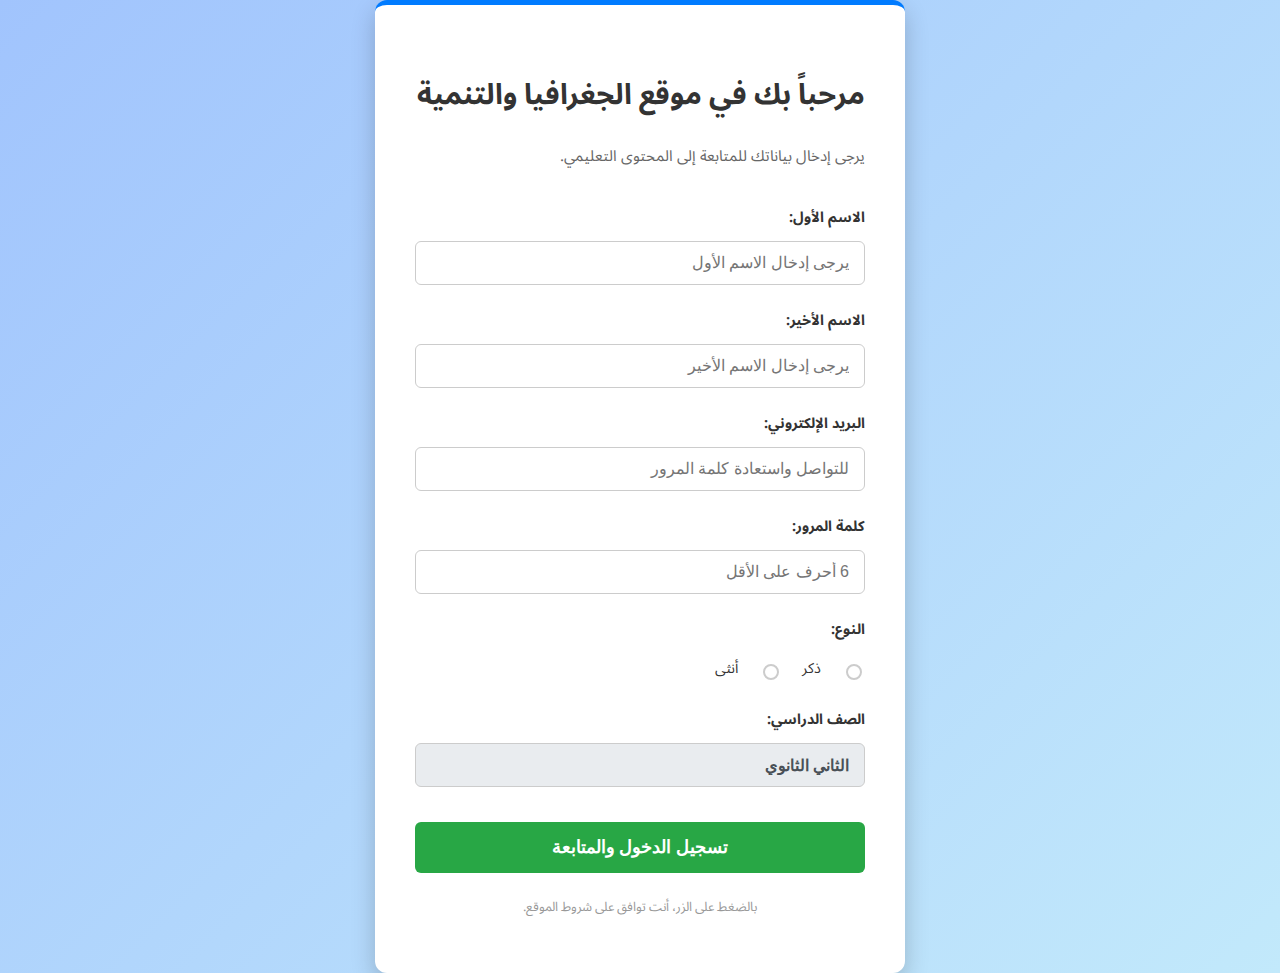
<file: index.html>
<!DOCTYPE html>
<html lang="ar" dir="rtl">
<head>
    <meta charset="UTF-8">
    <meta name="viewport" content="width=device-width, initial-scale=1.0">
    <title>تسجيل دخول طالب - الجغرافيا والتنمية</title>
    
    <link href="https://fonts.googleapis.com/css2?family=Noto+Sans+Arabic:wght@400;700&display=swap" rel="stylesheet">
    
    <style>
        body {
            font-family: 'Noto Sans Arabic', sans-serif;
            margin: 0;
            padding: 0;
            display: flex;
            justify-content: center;
            align-items: center;
            min-height: 100vh;
            background-color: #f0f4f8;
            background-image: linear-gradient(135deg, #a1c4fd 0%, #c2e9fb 100%); 
            direction: rtl; 
        }
        .login-container {
            background-color: #ffffff;
            padding: 40px;
            border-radius: 12px;
            box-shadow: 0 10px 25px rgba(0, 0, 0, 0.2); 
            width: 100%;
            max-width: 450px;
            text-align: right;
            border-top: 5px solid #007bff;
            transform: translateY(0);
            animation: fadeIn 0.8s ease-out; 
        }
        @keyframes fadeIn {
            from {
                opacity: 0;
                transform: translateY(20px);
            }
            to {
                opacity: 1;
                transform: translateY(0);
            }
        }
        .header h1 {
            color: #333;
            font-size: 1.8rem;
            margin-bottom: 10px;
        }

        .header p {
            color: #666;
            margin-bottom: 30px;
            font-size: 0.95rem;
        }
        .input-group {
            margin-bottom: 20px;
        }
        .input-group label {
            display: block;
            margin-bottom: 8px;
            color: #333;
            font-weight: 700;
            font-size: 0.9rem;
        }
        .login-form input[type="text"],
        .login-form input[type="email"],
        .login-form input[type="password"] {
            width: 100%;
            padding: 12px 15px;
            border: 1px solid #ccc;
            border-radius: 6px;
            box-sizing: border-box;
            font-size: 1rem;
            transition: border-color 0.3s;
        }
        .login-form input:focus {
            border-color: #007bff;
            outline: none;
            box-shadow: 0 0 5px rgba(0, 123, 255, 0.3);
        }
        .readonly-input {
            background-color: #e9ecef;
            color: #495057;
            cursor: not-allowed;
            font-weight: 700;
        }
        .gender-group > div {
            display: flex;
            gap: 20px;
            align-items: center;
        }

        .gender-group label[for="male"],
        .gender-group label[for="female"] {
            font-weight: 400;
            margin-bottom: 0;
            cursor: pointer;
        }
        .gender-group input[type="radio"] {
            appearance: none;
            width: 16px;
            height: 16px;
            border: 2px solid #ccc;
            border-radius: 50%;
            transition: border-color 0.2s, background-color 0.2s;
            position: relative;
            top: 2px;
            cursor: pointer;
        }
        .gender-group input[type="radio"]:checked {
            border-color: #007bff;
            background-color: #007bff;
        }
        
        .submit-btn {
            width: 100%;
            padding: 15px;
            background-color: #28a745; 
            color: white;
            border: none;
            border-radius: 6px;
            font-size: 1.1rem;
            font-weight: 700;
            cursor: pointer;
            margin-top: 15px;
            transition: background-color 0.3s, transform 0.1s;
        }
        .submit-btn:hover {
            background-color: #218838;
        }
        .submit-btn:active {
            transform: scale(0.99);
        }

        .footer-note {
            text-align: center;
            font-size: 0.8rem;
            color: #999;
            margin-top: 20px;
        }
    </style>
    </head>
<body>
    <div class="login-container">
        <div class="header">
            <h1>مرحباً بك في موقع الجغرافيا والتنمية</h1>
            <p>يرجى إدخال بياناتك للمتابعة إلى المحتوى التعليمي.</p>
        </div>

        <form action="EduGeo.html" method="GET" class="login-form">

            <div class="input-group">
                <label for="first-name">الاسم الأول:</label>
                <input type="text" id="first-name" name="firstName" required placeholder="يرجى إدخال الاسم الأول">
            </div>

            <div class="input-group">
                <label for="last-name">الاسم الأخير:</label>
                <input type="text" id="last-name" name="lastName" required placeholder="يرجى إدخال الاسم الأخير">
            </div>

            <div class="input-group">
                <label for="email">البريد الإلكتروني:</label>
                <input type="email" id="email" name="email" required placeholder="للتواصل واستعادة كلمة المرور" title="يجب أن يكون بريداً إلكترونياً صحيحاً">
            </div>

            <div class="input-group">
                <label for="password">كلمة المرور:</label>
                <input type="password" id="password" name="password" required minlength="6" placeholder="6 أحرف على الأقل" title="يجب أن تكون كلمة المرور 6 أحرف على الأقل">
            </div>
            
            <div class="input-group gender-group">
                <label>النوع:</label>
                <div>
                    <input type="radio" id="male" name="gender" value="ذكر" required>
                    <label for="male">ذكر</label>
                    <input type="radio" id="female" name="gender" value="أنثى" required>
                    <label for="female">أنثى</label>
                </div>
            </div>

            <div class="input-group">
                <label for="grade">الصف الدراسي:</label>
                <input type="text" id="grade" name="grade" value="الثاني الثانوي" readonly class="readonly-input">
            </div>

            <button type="submit" class="submit-btn">تسجيل الدخول والمتابعة</button>

            <p class="footer-note">بالضغط على الزر، أنت توافق على شروط الموقع.</p>
        </form>
    </div>
</body>
</html>
</file>
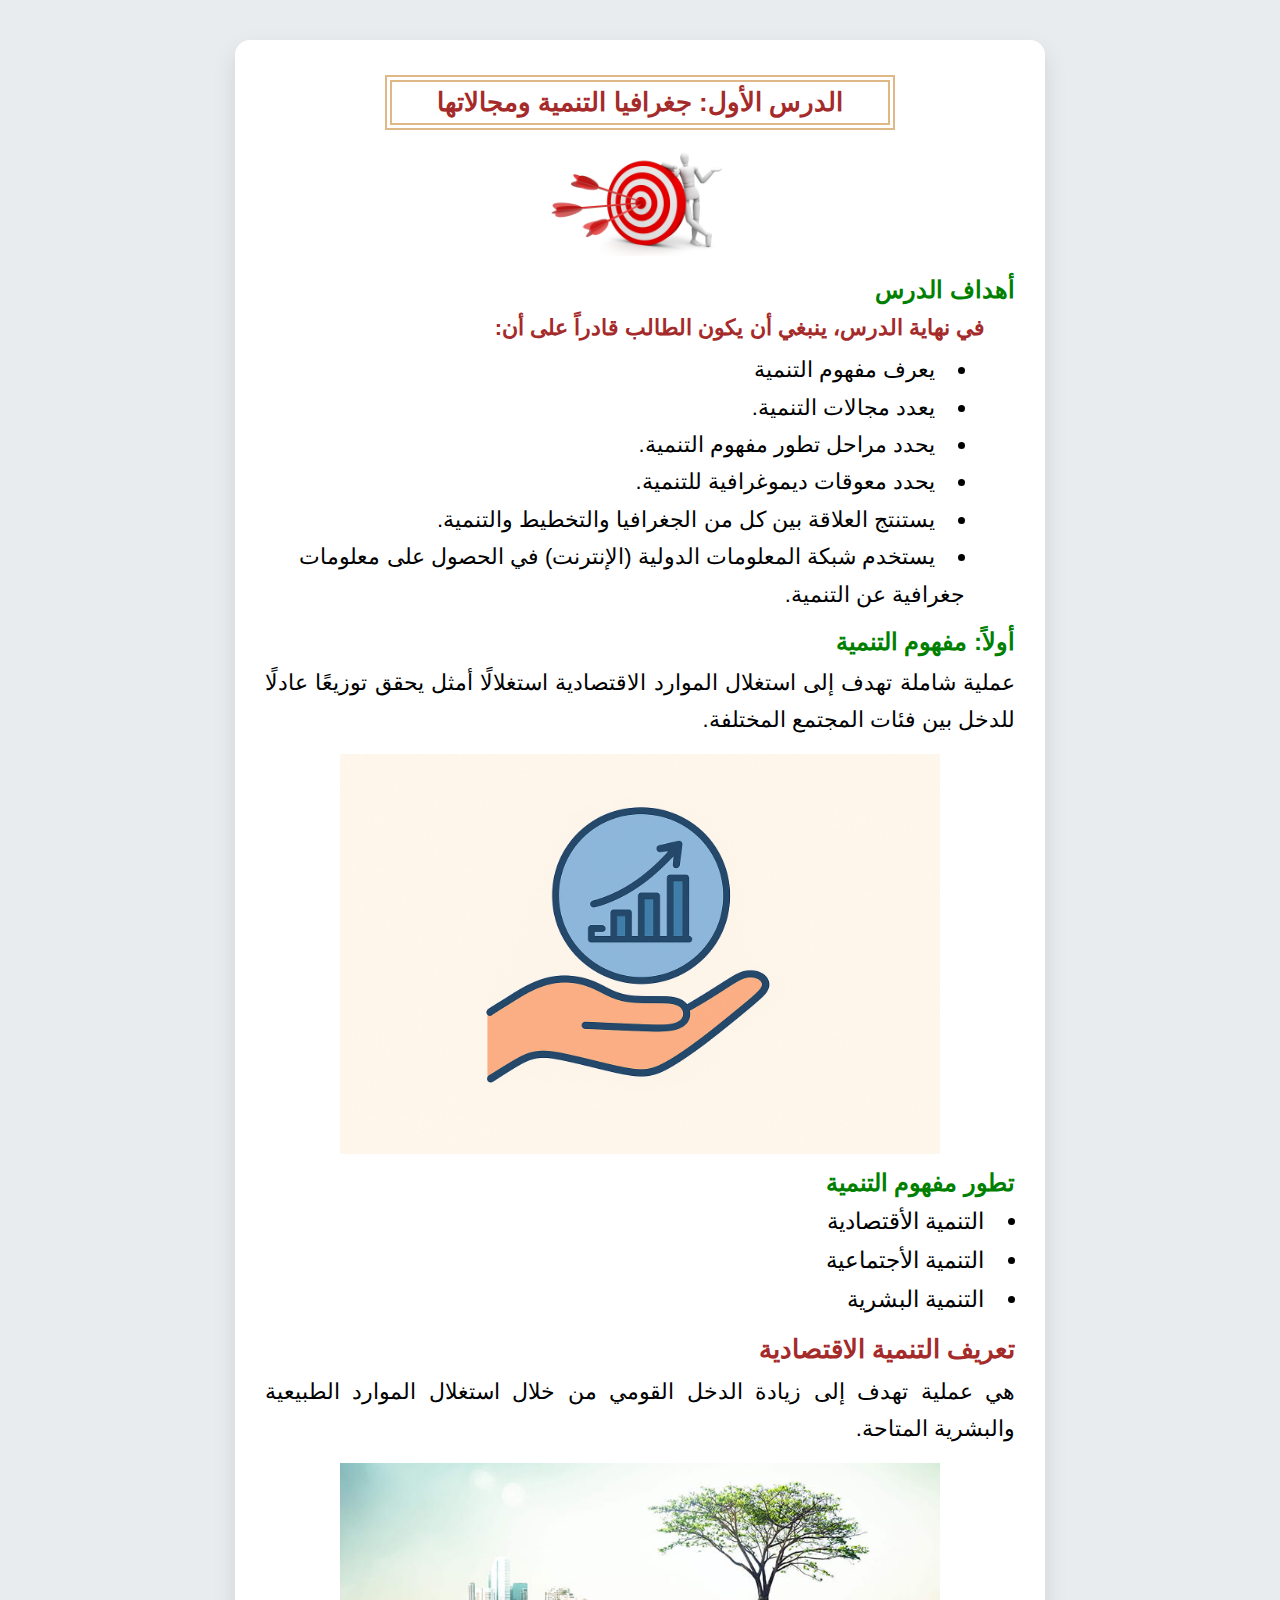
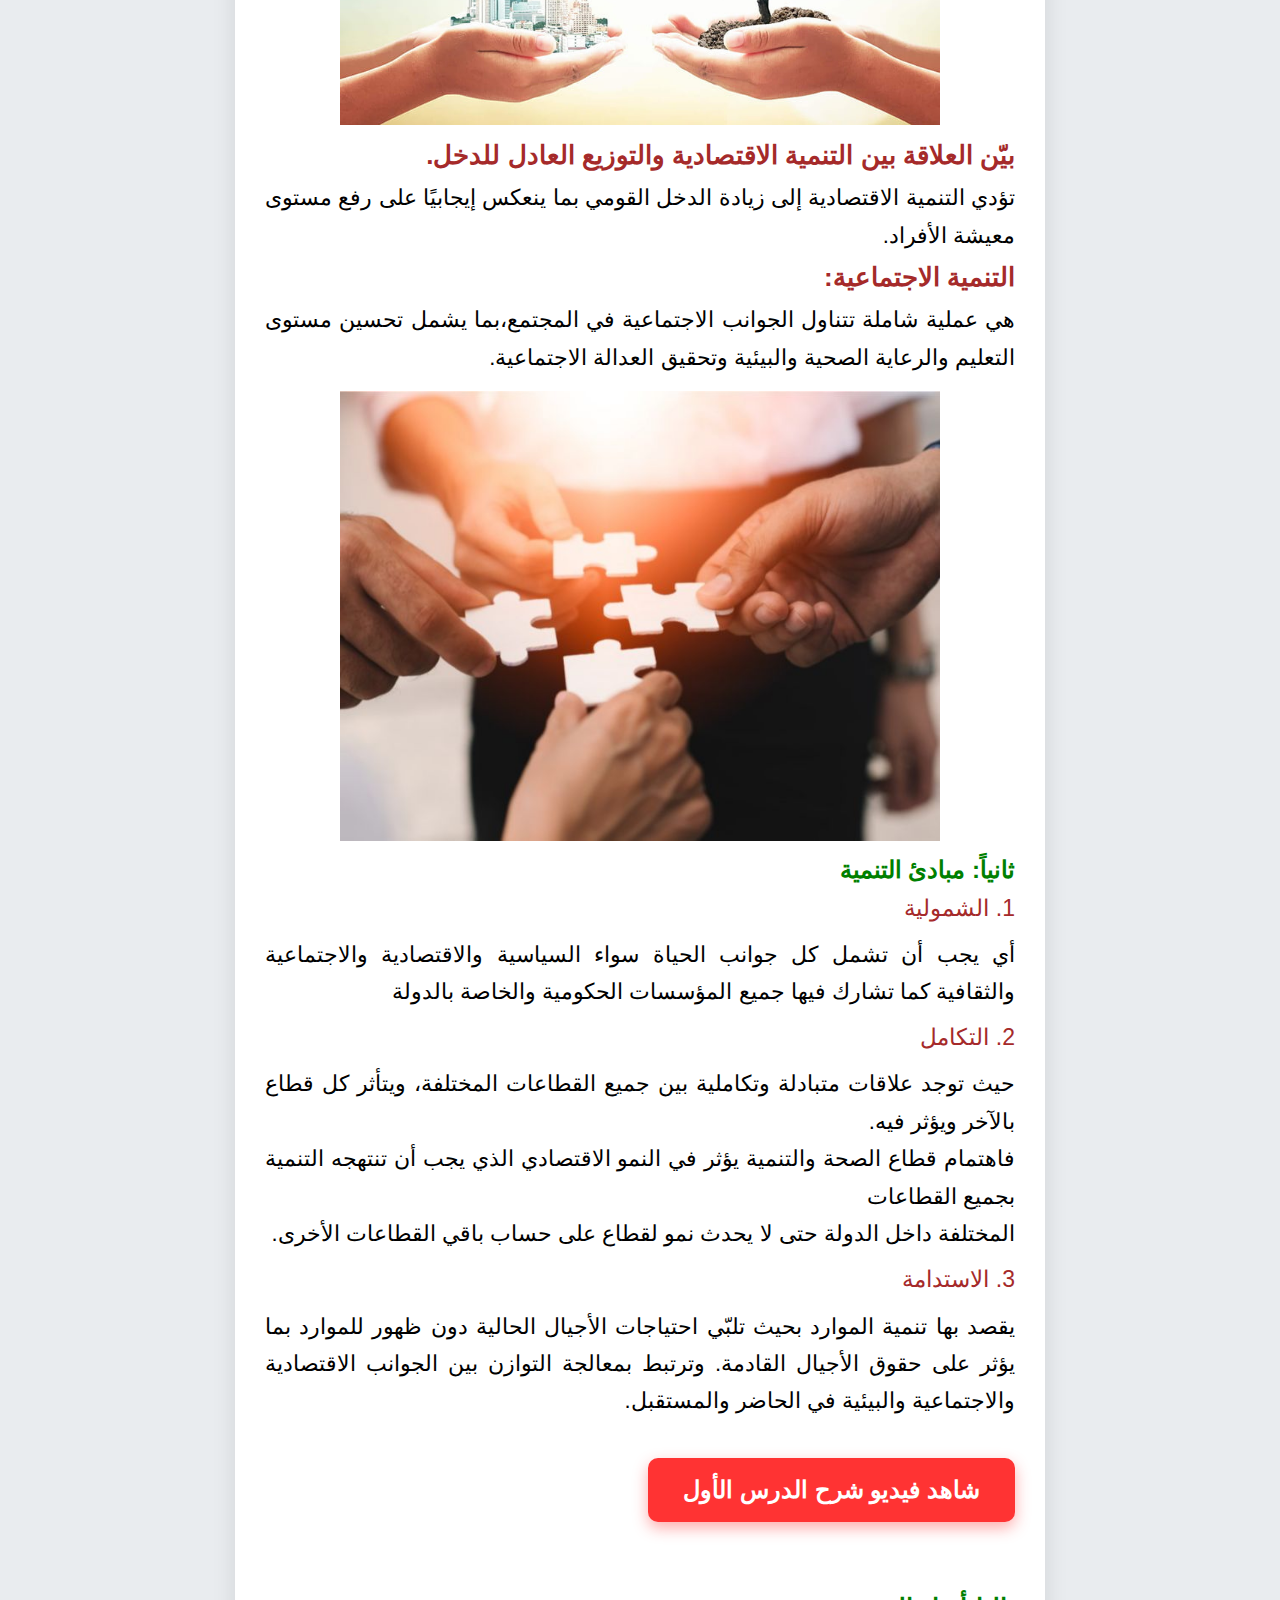
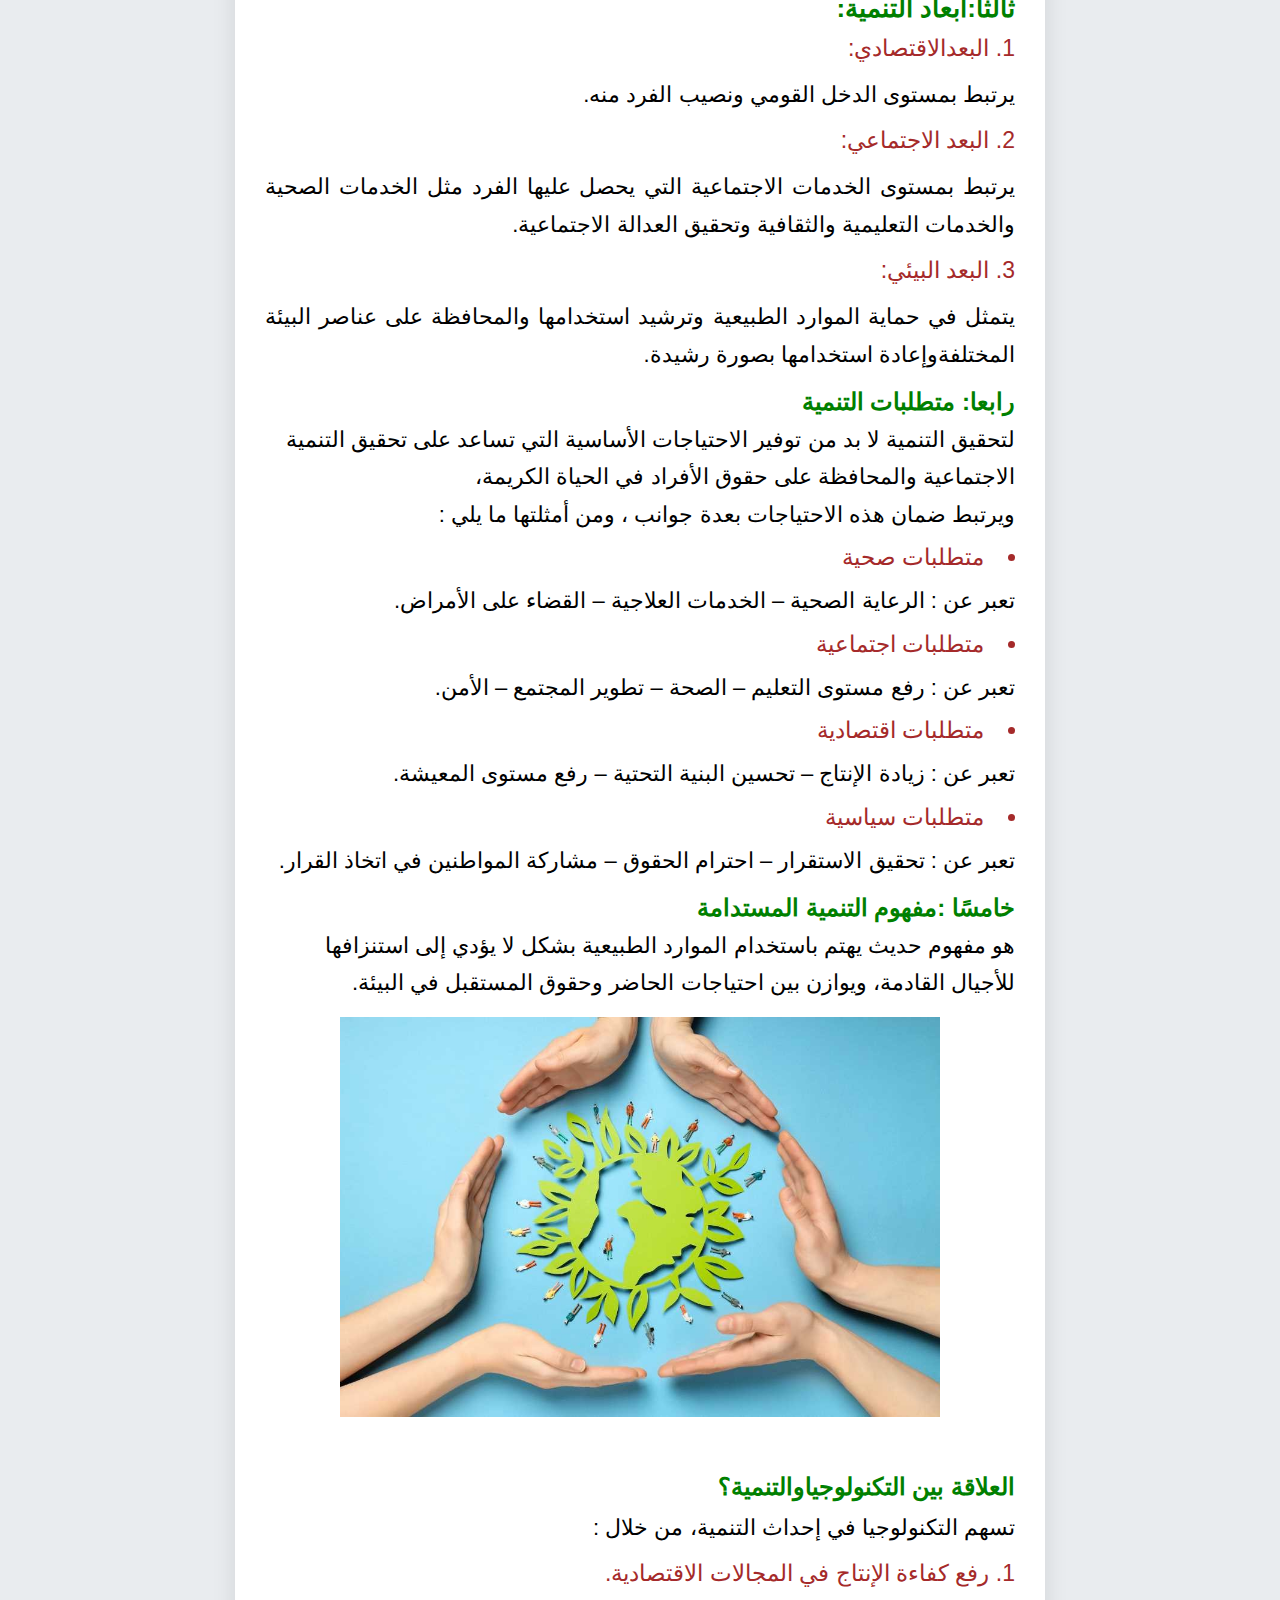
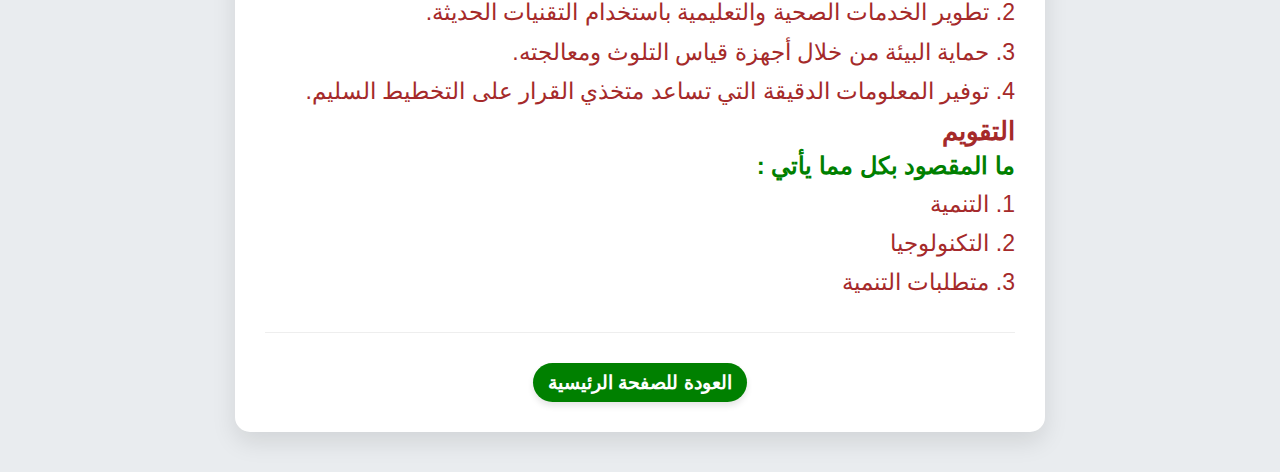
<file: lesson1.html>
<html>
    <head>
        <meta charset="UTF-8">
        <link rel="icon" type="image/png" href="logo.png">
        <style>
            body {
                font-family: 'Segoe UI', Tahoma, Geneva, Verdana, sans-serif; 
                background-color: #e9ecef; 
                margin: 0;
                padding: 0;
                min-height: 100vh;
                direction: rtl;
            }
            .lesson-container-unified {
                max-width: 750px; 
                width: 90%; 
                margin: 40px auto; 
                background-color: #ffffff;
                border-radius: 15px;
                box-shadow: 0 10px 25px rgba(0, 0, 0, 0.1);
                padding: 30px; 
                text-align: right;
            }
            h2, h3 {
                font-weight: 700;
                margin: 5px 0; 
                padding-right: 0;
                text-align: right;
            }
            h2{
                font-size: 26px; 
                color: brown;
            }
            h3{
                font-size: 24px; 
                color: green;
            }
            p{
                font-size: 22px; 
                font-weight: normal; 
                color: black;
                margin: 8px 0; 
                line-height: 1.7; 
                padding-right: 0;
                text-align: justify;
            }
            .lesson1{ 
                border-style: double;
                border-color: burlywood;
                border-width: 7px;
                width: auto; 
                padding: 5px;
                margin-right: 120px;
                margin-left: 120px;
                text-align: center;
            }
            .list1{
                font-size: 22px;
                margin-right: 50px;
            }
            img{
                max-width: 80%; 
                height: auto;
                display: block;
                margin: 15px auto; 
            }
            ul, ol{
                list-style-position: inside;
                direction: rtl;
                font-size: 23px; 
                font-weight: normal; 
                padding-right: 0;
                margin: 5px 0 15px 0; 
                line-height: 1.7; 
            }
            ul { color: black; }
            ol { color: brown; }
            .p, .ol, .para {
                margin: 5px 0; 
                padding-right: 0;
                line-height: 1.7; 
                text-align: right;
            }
            .para {
                color: brown; 
                font-weight: bold; 
                 text-align: right;
                 margin: 0 30px;
            }

            .list{ 
                line-height: 1.7; 
                text-align: right; 
                margin-right: 0;
                margin-left: auto;
            }
  .video-link-button {
    display: inline-block;
    padding: 18px 35px; 
    margin: 30px 0;
    
    background-color: #ff3333; 
    color: #ffffff; 
    
    text-decoration: none;
    border-radius: 10px; 
    
    font-size: 1.5rem; 
    font-weight: 900; 
    letter-spacing: 1px; 
    box-shadow: 0 6px 15px rgba(255, 51, 51, 0.4);
    
    transition: background-color 0.3s, transform 0.2s;
    text-align: center; 
}
.video-link-button:hover {
    background-color: #cc0000;
    transform: translateY(-2px);
}
            .back-button{
                padding: 8px 15px;
                background-color: green; 
                color: white;
                text-decoration: none; 
                border-radius: 25px;
                font-size: 1.2em;
                font-weight: bold;
                text-align: center; 
                transition: background-color 0.3s ease, transform 0.2s ease;
                box-shadow: 0 4px 6px rgba(0, 0, 0, 0.1);
                display: inline-block; 
            }
            .back-button:hover {
                background-color: #5a6268;
                transform: translateY(-2px); 
            }
            .footer-buttons{
                text-align: center;
                padding-top: 30px; 
                border-top: 1px solid #eee; 
                margin-top: 30px; 
            }
            .image-centered { text-align: center; margin-bottom: 20px; }
            .h2 { color: green; }
            .list2 { color: brown; }
            .objectives-text-container, .list1 { list-style-position: inside; }
        </style>
    </head>
    <body dir="rtl">
        
        <div class="lesson-container-unified"> 
            
            <div class="header-container">
            <h2 class="lesson1">الدرس الأول: جغرافيا التنمية ومجالاتها</h2>
            </div>
            
            <div class="image-centered">
            <img src="goals_image.jpg" alt="صورة هدف" style="width:200px; height:auto;">
            </div>
            
            <h3>أهداف الدرس</h3>
            <div class="objectives-text-container">
            <p class="para">في نهاية الدرس، ينبغي أن يكون الطالب قادراً على أن:</p>
                <ul class="list1">
                    <li> يعرف مفهوم التنمية</li>
                    <li>يعدد مجالات التنمية.</li>
                    <li>يحدد مراحل تطور مفهوم التنمية.</li>
                    <li>يحدد معوقات ديموغرافية للتنمية.</li>
                    <li>يستنتج العلاقة بين كل من الجغرافيا والتخطيط والتنمية.</li>
                    <li>يستخدم شبكة المعلومات الدولية (الإنترنت) في الحصول على معلومات جغرافية عن التنمية.</li>
                </ul>
            </div>
            
            <h3>أولاً: مفهوم التنمية </h3>
            <p>عملية شاملة تهدف إلى استغلال الموارد الاقتصادية استغلالًا أمثل يحقق توزيعًا عادلًا للدخل بين فئات المجتمع المختلفة.</p>
            <img src="development.png">
            
            <h3>تطور مفهوم التنمية</h3>
            <ul>
                <li>التنمية الأقتصادية</li>
                <li>التنمية الأجتماعية</li>
                <li>التنمية البشرية</li>
            </ul>
            
            <h2>تعريف التنمية الاقتصادية</h2>
            <p>هي عملية تهدف إلى زيادة الدخل القومي من خلال استغلال الموارد الطبيعية والبشرية المتاحة.</p>
            <img src="economic_dev.jpg">
            
            <h2>بيّن العلاقة بين التنمية الاقتصادية والتوزيع العادل للدخل.</h2>
            <p>تؤدي التنمية الاقتصادية إلى زيادة الدخل القومي بما ينعكس إيجابيًا على رفع مستوى معيشة الأفراد.</p>
            
            <h2>التنمية الاجتماعية:</h2>
            <p>هي عملية شاملة تتناول الجوانب الاجتماعية في المجتمع،بما يشمل تحسين مستوى التعليم والرعاية الصحية والبيئية وتحقيق العدالة الاجتماعية.</p>
            <img src="social_dev.jpg"> 
            
            <h3>ثانياً: مبادئ التنمية</h3>
            <ol class="ol">
                <li>الشمولية</li>
                <p>أي يجب أن تشمل كل جوانب الحياة سواء السياسية والاقتصادية والاجتماعية والثقافية كما تشارك فيها جميع المؤسسات الحكومية والخاصة بالدولة</p>
                <li>التكامل</li>
                <p>حيث توجد علاقات متبادلة وتكاملية بين جميع القطاعات المختلفة، ويتأثر كل قطاع بالآخر ويؤثر فيه.<br>
فاهتمام قطاع الصحة والتنمية يؤثر في النمو الاقتصادي الذي يجب أن تنتهجه التنمية بجميع القطاعات <br>المختلفة داخل الدولة حتى لا يحدث نمو لقطاع على حساب باقي القطاعات الأخرى.</p>
                <li>الاستدامة</li>
                <p>يقصد بها تنمية الموارد بحيث تلبّي احتياجات الأجيال الحالية دون ظهور للموارد بما يؤثر على حقوق الأجيال القادمة.
وترتبط بمعالجة التوازن بين الجوانب الاقتصادية والاجتماعية والبيئية في الحاضر والمستقبل.</p>
            </ol>
    <a 
        href="https://youtu.be/kriejf_OYDU" 
        target="_blank" 
        class="video-link-button">
        شاهد فيديو شرح الدرس الأول
    </a>
            
            <br><br><br>
            
            <h2 class="h2">ثالثا:أبعاد التنمية:</h2>
            <ol>
                <li>البعدالاقتصادي:</li>
                <p>يرتبط بمستوى الدخل القومي ونصيب الفرد منه.</p>
                <li>البعد الاجتماعي:</li>
                <p>يرتبط بمستوى الخدمات الاجتماعية التي يحصل عليها الفرد مثل الخدمات الصحية والخدمات التعليمية والثقافية وتحقيق العدالة الاجتماعية.</p>
                <li>البعد البيئي:</li>
                <p>يتمثل في حماية الموارد الطبيعية وترشيد استخدامها والمحافظة على عناصر البيئة المختلفةوإعادة استخدامها بصورة رشيدة.</p>
            </ol> 
            
            <h3>رابعا: متطلبات التنمية</h3>
            <P class="p">لتحقيق التنمية لا بد من توفير الاحتياجات الأساسية التي تساعد على تحقيق التنمية الاجتماعية والمحافظة على حقوق الأفراد في الحياة الكريمة، <br>ويرتبط ضمان هذه الاحتياجات بعدة جوانب ، ومن أمثلتها ما يلي :</P>
            <ul class="list2">
                <li>متطلبات صحية</li>
                <p class="p">تعبر عن : الرعاية الصحية – الخدمات العلاجية – القضاء على الأمراض.</p>
                <li>متطلبات اجتماعية</li>
                <p class="p">تعبر عن : رفع مستوى التعليم – الصحة – تطوير المجتمع – الأمن.</p>
                <li>متطلبات اقتصادية </li>
                <p class="p">تعبر عن : زيادة الإنتاج – تحسين البنية التحتية – رفع مستوى المعيشة.</p>
                <li>متطلبات سياسية</li>
                <p class="p">تعبر عن : تحقيق الاستقرار – احترام الحقوق – مشاركة المواطنين في اتخاذ القرار.</p>
            </ul>
            
            <h3>خامسًا :مفهوم التنمية المستدامة</h3>
            <p class="p">هو مفهوم حديث يهتم باستخدام الموارد الطبيعية بشكل لا يؤدي إلى استنزافها للأجيال القادمة، ويوازن بين احتياجات الحاضر وحقوق المستقبل في البيئة.</p>
            <a href="https://www.eeaa.gov.eg/Topics/86/35/Details">
            <img src="sustainable_dev.jpg" target="self">
            </a>
            <br><br>
            <h3>العلاقة بين التكنولوجياوالتنمية؟</h3>
            <p align="right">تسهم التكنولوجيا في إحداث التنمية، من خلال :</p>
            <ol class="ol">
                <li>رفع كفاءة الإنتاج في المجالات الاقتصادية.</li>
                <li>تطوير الخدمات الصحية والتعليمية باستخدام التقنيات الحديثة.</li>
                <li>حماية البيئة من خلال أجهزة قياس التلوث ومعالجته.</li>
                <li>توفير المعلومات الدقيقة التي تساعد متخذي القرار على التخطيط السليم.</li>
            </ol>
            <h2>التقويم</h2>
            <h3>ما المقصود بكل مما يأتي :</h3>
            <ol class="list">
                <li>التنمية</li>
                <li>التكنولوجيا</li>
                <li>متطلبات التنمية</li>
            </ol>
            <div class="footer-buttons">
                <a href="EduGeo.html" class="back-button">
                     العودة للصفحة الرئيسية
                </a>
            </div>
</file>
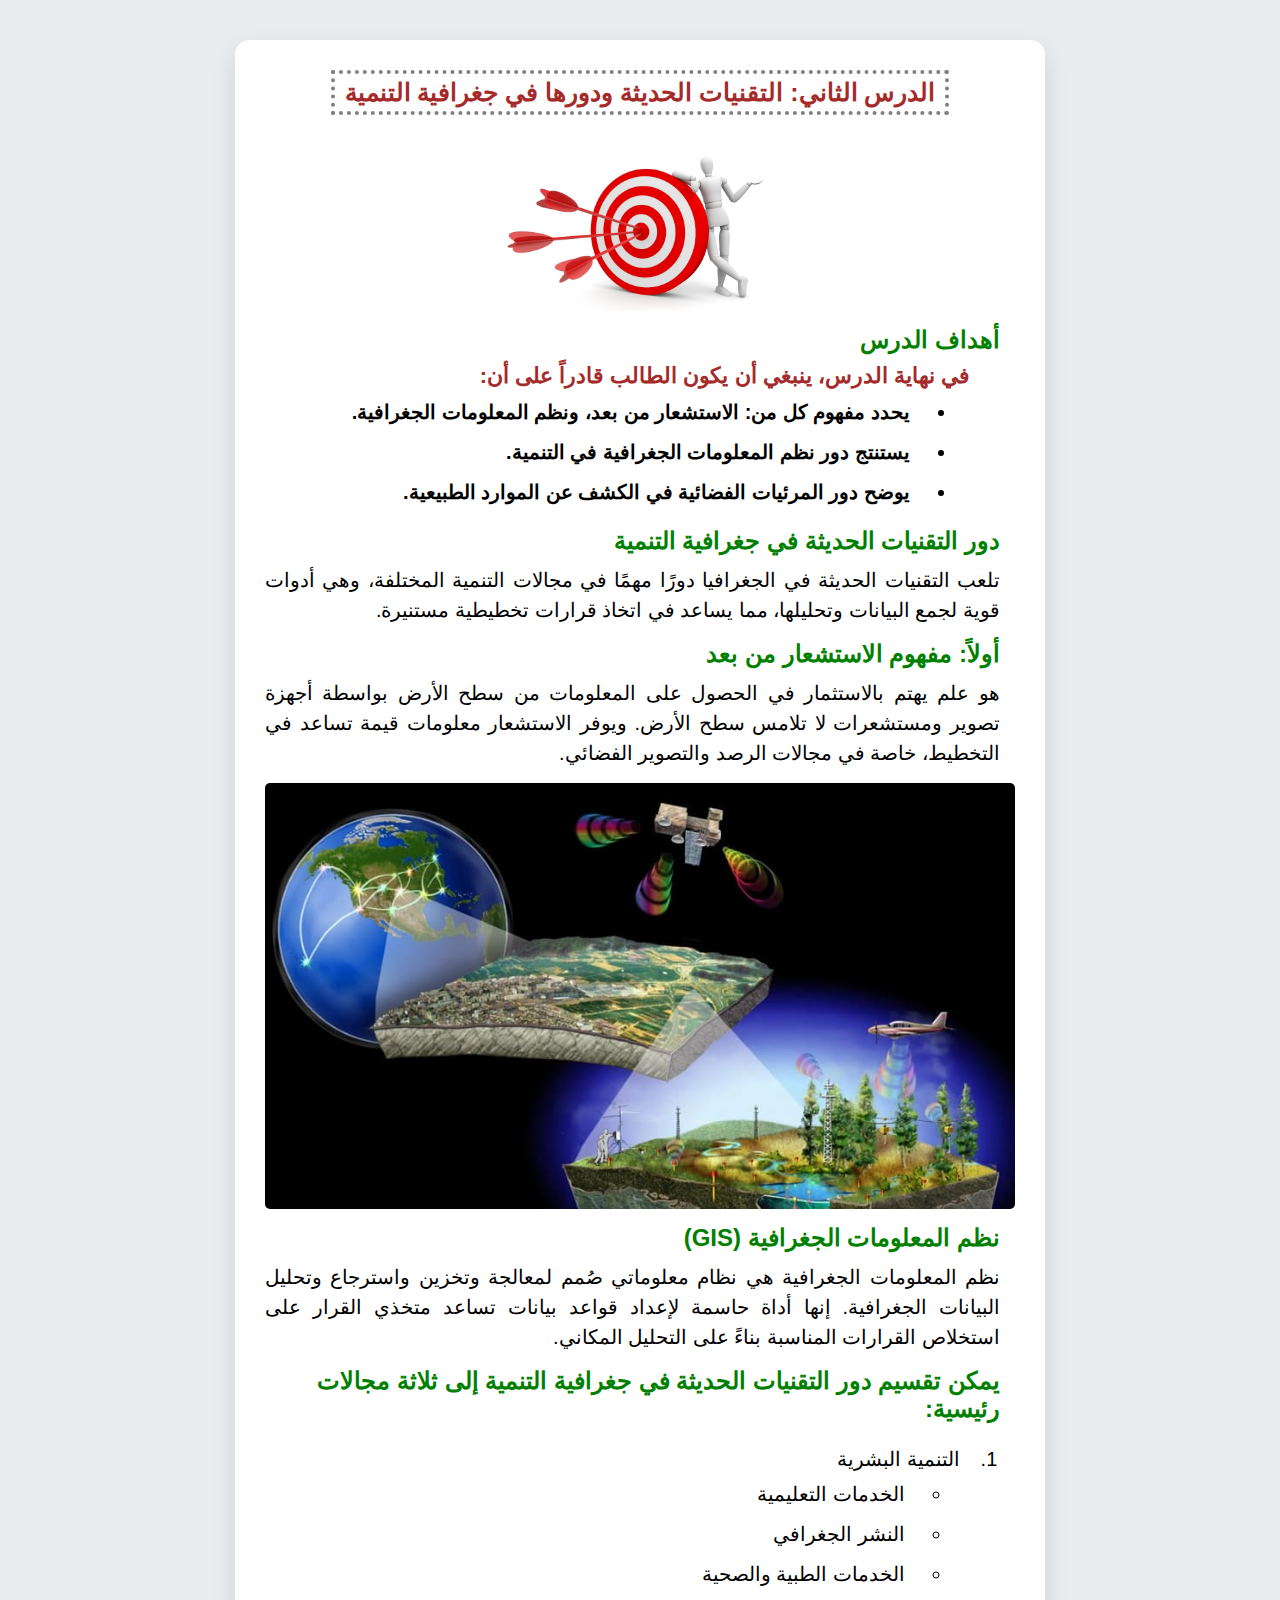
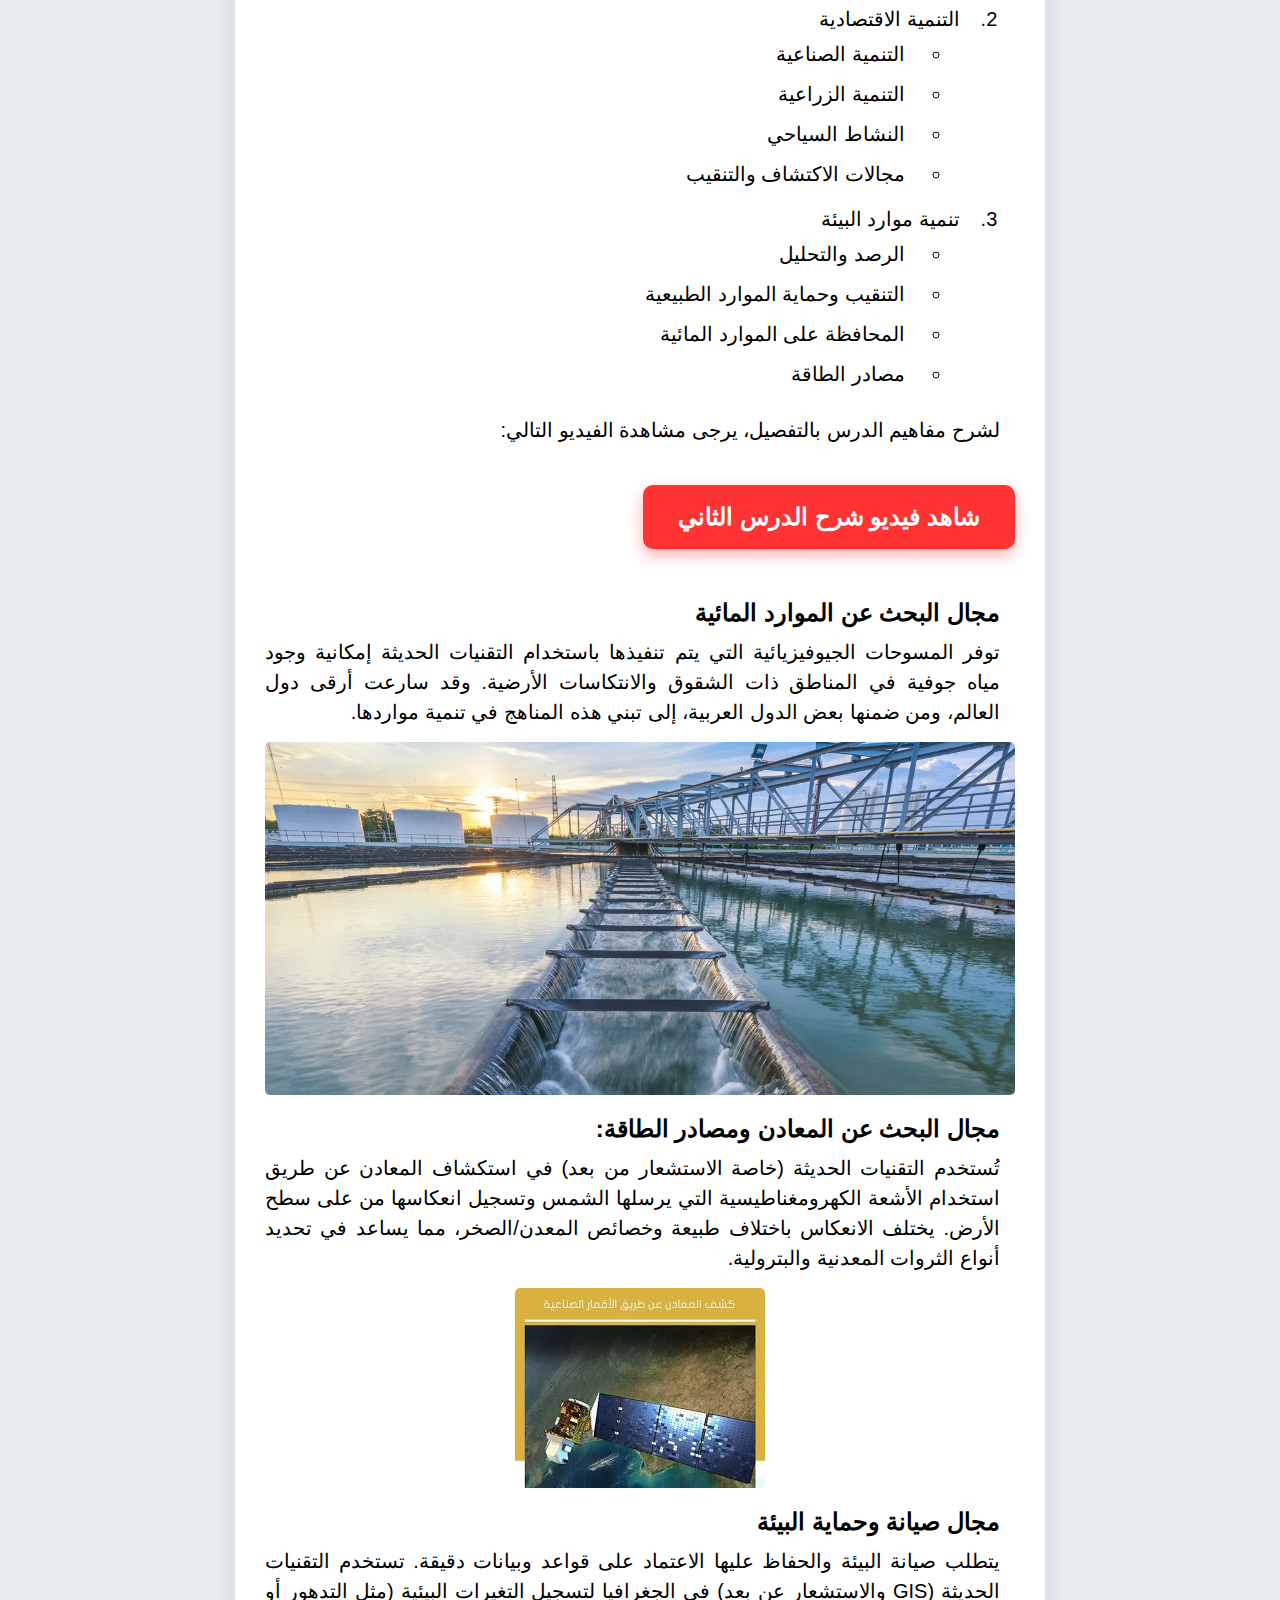
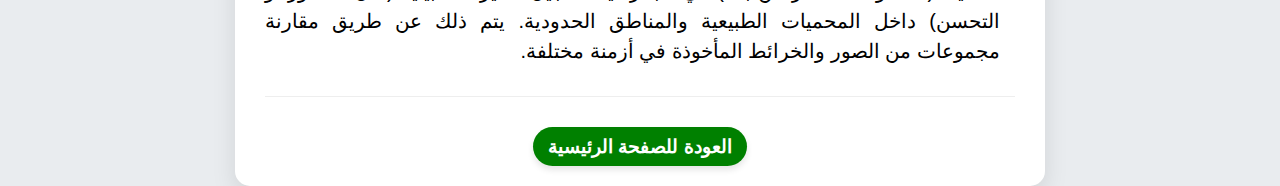
<file: lesson2.html>
<!DOCTYPE html>
<html>
<head>
    <meta charset="UTF-8">
    <title>الدرس الثاني: التقنيات الحديثة</title>
    <link rel="icon" type="image/png" href="logo.png">
    <style>
        body {
            font-family: 'Segoe UI', Tahoma, Geneva, Verdana, sans-serif;
            background-color: #e9ecef; 
            text-align: center; 
            margin: 0;
            padding: 0;
            direction: rtl;
        }
        .lesson2-container {
            max-width: 750px; 
            width: 90%; 
            margin: 40px auto; 
            background-color: #ffffff;
            border-radius: 15px; 
            box-shadow: 0 10px 25px rgba(0, 0, 0, 0.1); 
            padding: 30px; 
            text-align: right; 
            margin-bottom: 0; 
            padding-bottom: 20px; 
        }
        .footer-buttons{
            text-align: center;
            padding-top: 30px; 
            border-top: 1px solid #eee; 
            margin-top: 30px; 
        }
        
        .back-button{
             padding: 8px 15px;
             background-color: green; 
             color: white;
             text-decoration: none; 
             border-radius: 25px; 
             font-size: 1.2em;
             font-weight: bold;
             text-align: center; 
             transition: background-color 0.3s ease, transform 0.2s ease;
             box-shadow: 0 4px 6px rgba(0, 0, 0, 0.1);
             display: inline-block; 
        }
        .back-button:hover {
            background-color: #5a6268;
            transform: translateY(-2px); 
        }
        h2, h3 {
            font-weight: 700;
            margin-top: 20px; 
            margin-bottom: 5px;
            text-align: right; 
            padding-right: 15px; 
        }
        h3 {
            font-size: 24px;
            color: green;
            margin-top: 15px;
        }
        p {
            font-size: 20px; 
            font-weight: normal; 
            color: black;
            margin: 10px 0; 
            line-height: 1.5; 
            text-align: justify; 
            padding-right: 15px;
        }
        li {
            line-height: 1.5;
            color: black;
            font-size: 20px;
            padding: 5px 15px 5px 15px; 
        }
        .lesson2 {
            font-size: 25px; 
            font-weight: 700;
            color: brown;
            border-style: dotted;
            border-color: gray;
            border-width: 4px; 
            padding: 4px 10px; 
            width: fit-content;
            margin: 0 auto 30px auto; 
        }

        img, video {
            max-width: 100%;
            height: auto;
            display: block; 
            margin: 15px auto; 
            border-radius: 5px;
        }
        .image{
            width: 300px;
            height: auto;
            display: block; 
            margin: 0px auto;
            border-radius: 5px; 
        }
        .list1 {
            color: brown;
            font-weight: bold;
            margin: auto;
            margin-right: 50px;
        }
        .objectives-text-container {
            margin-bottom: 0;
            padding-bottom: 0;
        }
        .para {
            color: brown;
            font-size: 22px;
            font-weight: bold;
            text-align: right;
            margin: 0 30px;
        }
.video-link-button {
    display: inline-block;
    padding: 18px 35px; 
    margin: 30px 0;
    
    background-color: #ff3333; 
    color: #ffffff; 
    
    text-decoration: none;
    border-radius: 10px; 
    
    font-size: 1.5rem; 
    font-weight: 900; 
    letter-spacing: 1px; 
    box-shadow: 0 6px 15px rgba(255, 51, 51, 0.4);
    
    transition: background-color 0.3s, transform 0.2s;
    text-align: center; 
}
.video-link-button:hover {
    background-color: #cc0000;
    transform: translateY(-2px);
}
    </style>
</head>
<body dir="rtl">
    <div class="lesson2-container">
        <h2 class="lesson2">الدرس الثاني: التقنيات الحديثة ودورها في جغرافية التنمية</h2>
        <div class="image-centered">
            <img src="goals_image.jpg" class="image" alt="صورة هدف">
        </div>
        <h3>أهداف الدرس</h3>
        <div class="objectives-text-container">
            <p class="para">في نهاية الدرس، ينبغي أن يكون الطالب قادراً على أن:</p> 	
            <ul class="list1">
                <li> يحدد مفهوم كل من: الاستشعار من بعد، ونظم المعلومات الجغرافية.</li>
                <li>يستنتج دور نظم المعلومات الجغرافية في التنمية.</li>
                <li>يوضح دور المرئيات الفضائية في الكشف عن الموارد الطبيعية.</li>
            </ul>
        </div>
        <h3>دور التقنيات الحديثة في جغرافية التنمية</h3>
        <p>تلعب التقنيات الحديثة في الجغرافيا دورًا مهمًا في مجالات التنمية المختلفة، وهي أدوات قوية لجمع البيانات وتحليلها، مما يساعد في اتخاذ قرارات تخطيطية مستنيرة.</p>
        <h3>أولاً: مفهوم الاستشعار من بعد </h3>
        <p>هو علم يهتم بالاستثمار في الحصول على المعلومات من سطح الأرض بواسطة أجهزة تصوير ومستشعرات لا تلامس سطح الأرض. ويوفر الاستشعار معلومات قيمة تساعد في التخطيط، خاصة في مجالات الرصد والتصوير الفضائي.</p>
        <img src="remote_sensing.jpg">
        <h3>نظم المعلومات الجغرافية (GIS)</h3>
        <p>نظم المعلومات الجغرافية هي نظام معلوماتي صُمم لمعالجة وتخزين واسترجاع وتحليل البيانات الجغرافية. إنها أداة حاسمة لإعداد قواعد بيانات تساعد متخذي القرار على استخلاص القرارات المناسبة بناءً على التحليل المكاني.</p>
        <h3>يمكن تقسيم دور التقنيات الحديثة في جغرافية التنمية إلى ثلاثة مجالات رئيسية:</h3>
        <ol>
            <li>التنمية البشرية
                <ul>
                    <li>الخدمات التعليمية</li>
                    <li>النشر الجغرافي</li>
                    <li>الخدمات الطبية والصحية</li>
                </ul>
            </li>
            <li>التنمية الاقتصادية
                <ul>
                    <li>التنمية الصناعية</li>
                    <li>التنمية الزراعية</li>
                    <li>النشاط السياحي</li>
                    <li>مجالات الاكتشاف والتنقيب</li>
                </ul>
            </li>
            <li>تنمية موارد البيئة
                <ul>
                    <li>الرصد والتحليل</li>
                    <li>التنقيب وحماية الموارد الطبيعية</li>
                    <li>المحافظة على الموارد المائية</li>
                    <li>مصادر الطاقة</li>
                </ul>
            </li>
        </ol>
    <p>
    لشرح مفاهيم الدرس بالتفصيل، يرجى مشاهدة الفيديو التالي:
</p>
<a 
    href="https://youtu.be/kriejf_OYDU" 
    target="_blank" 
    class="video-link-button">
    شاهد فيديو شرح الدرس الثاني
</a>
        <br>
        <h2>مجال البحث عن الموارد المائية</h2>
        <p>توفر المسوحات الجيوفيزيائية التي يتم تنفيذها باستخدام التقنيات الحديثة إمكانية وجود مياه جوفية في المناطق ذات الشقوق والانتكاسات الأرضية. وقد سارعت أرقى دول العالم، ومن ضمنها بعض الدول العربية، إلى تبني هذه المناهج في تنمية مواردها.</p>
        <img src="الموارد المائية.jpg">
        <h2>مجال البحث عن المعادن ومصادر الطاقة:</h2>
        <p>تُستخدم التقنيات الحديثة (خاصة الاستشعار من بعد) في استكشاف المعادن عن طريق استخدام الأشعة الكهرومغناطيسية التي يرسلها الشمس وتسجيل انعكاسها من على سطح الأرض. يختلف الانعكاس باختلاف طبيعة وخصائص المعدن/الصخر، مما يساعد في تحديد أنواع الثروات المعدنية والبترولية.</p>
        <img src="البحث عن المعادن.jpg">
        <h2>مجال صيانة وحماية البيئة</h2>
        <p>يتطلب صيانة البيئة والحفاظ عليها الاعتماد على قواعد وبيانات دقيقة. تستخدم التقنيات الحديثة (GIS والاستشعار عن بعد) في الجغرافيا لتسجيل التغيرات البيئية (مثل التدهور أو التحسن) داخل المحميات الطبيعية والمناطق الحدودية. يتم ذلك عن طريق مقارنة مجموعات من الصور والخرائط المأخوذة في أزمنة مختلفة.</p>
        
        <div class="footer-buttons">
            <a href="EduGeo.html" class="back-button">
                العودة للصفحة الرئيسية
            </a>
        </div>
    </div>
</body>
</html>

</html>
</file>
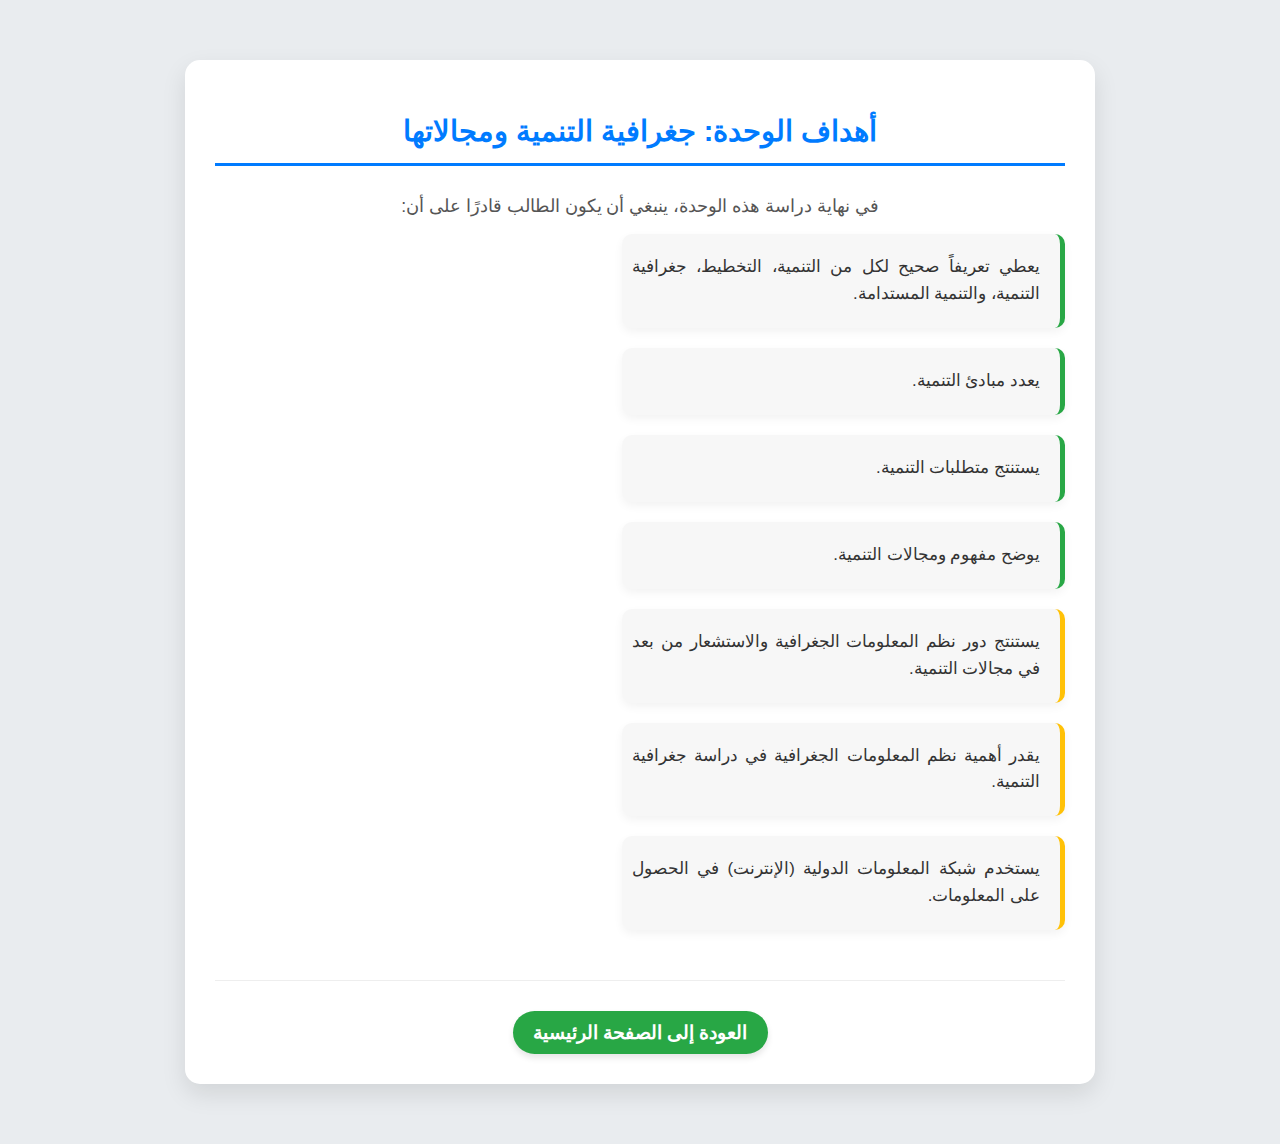
<file: targets.html>
<!DOCTYPE html>
<html lang="ar" dir="rtl">
<head>
    <meta charset="UTF-8">
    <title>أهداف الوحدة: جغرافية التنمية</title>
    <link rel="icon" type="image/png" href="logo.png">
    <meta name="viewport" content="width=device-width, initial-scale=1.0">
    <style>
        body {
            font-family: 'Segoe UI', Tahoma, Geneva, Verdana, sans-serif;
            background-color: #e9ecef;
            padding: 20px;
            text-align: center;
            margin: 0;
        }
        .goals-container {
            max-width: 850px;
            width: 90%; 
            margin: 40px auto; 
            background-color: #ffffff;
            border-radius: 15px; 
            box-shadow: 0 10px 25px rgba(0, 0, 0, 0.1); 
            padding: 30px;
            text-align: right; 
        }
        h2 {
            color: #007bff;
            border-bottom: 3px solid #007bff;
            padding-bottom: 15px;
            margin-bottom: 30px;
            font-size: 1.8em;
            text-align: center;
        }
        ul {
            list-style-type: none; 
            padding: 0;
            display: flex; 
            flex-wrap: wrap; 
            justify-content: space-between; 
        }
        li {
            flex-basis: 48%; 
            background: #f7f7f7;
            margin-bottom: 20px;
            padding: 20px 20px 20px 10px; 
            border-radius: 10px;
            box-shadow: 0 4px 10px rgba(0, 0, 0, 0.05);
            font-size: 1.05em;
            color: #333;
            line-height: 1.6;
            border-right: 5px solid #28a745;
            position: relative;
            text-align: justify; 
        }
        li:nth-child(5), li:nth-child(6), li:nth-child(7) {
            border-right-color: #ffc107; 
        }
        li::before {
            position: absolute;
            right: 5px;
            top: 20px;
            font-size: 1.2em;
            color: #28a745;
            opacity: 1;
            transform: none; 
        }
        li:nth-child(5)::before, li:nth-child(6)::before, li:nth-child(7)::before {
            color: #ffc107; 
        }
        
        /* الاستجابة للعرض على الأجهزة المحمولة */
        @media (max-width: 768px) {
            li {
                flex-basis: 100%; 
                padding: 15px;
            }
        }
        .footer-buttons {
            text-align: center;
            padding-top: 30px; 
            border-top: 1px solid #eee; 
            margin-top: 30px; 
        }
        .back-button{
             padding: 10px 20px;
             background-color: #28a745; 
             color: white;
             text-decoration: none; 
             border-radius: 25px; 
             font-size: 1.2em;
             font-weight: bold;
             transition: background-color 0.3s ease, transform 0.2s ease;
             box-shadow: 0 4px 6px rgba(0, 0, 0, 0.1);
             display: inline-block; 
        }
        .back-button:hover {
            background-color: #218838; 
            transform: translateY(-2px); 
        }
    </style>
</head>
<body>
    <div class="goals-container">
        <h2>أهداف الوحدة: جغرافية التنمية ومجالاتها</h2>
        
        <p style="font-size: 1.1em; color: #555; text-align: center;">في نهاية دراسة هذه الوحدة، ينبغي أن يكون الطالب قادرًا على أن:</p>
        <ul>
            <li>يعطي تعريفاً صحيح لكل من التنمية، التخطيط، جغرافية التنمية، والتنمية المستدامة.</li>
            <li>يعدد مبادئ التنمية.</li>
            <li>يستنتج متطلبات التنمية.</li>
            <li>يوضح مفهوم ومجالات التنمية.</li>
            <li>يستنتج دور نظم المعلومات الجغرافية والاستشعار من بعد في مجالات التنمية.</li>
            <li>يقدر أهمية نظم المعلومات الجغرافية في دراسة جغرافية التنمية.</li>
            <li>يستخدم شبكة المعلومات الدولية (الإنترنت) في الحصول على المعلومات.</li>
        </ul>
        
        <div class="footer-buttons">
            <a href="EduGeo.html" class="back-button">
                العودة إلى الصفحة الرئيسية
            </a>
        </div>
    </div>
</body>
</html>
</file>
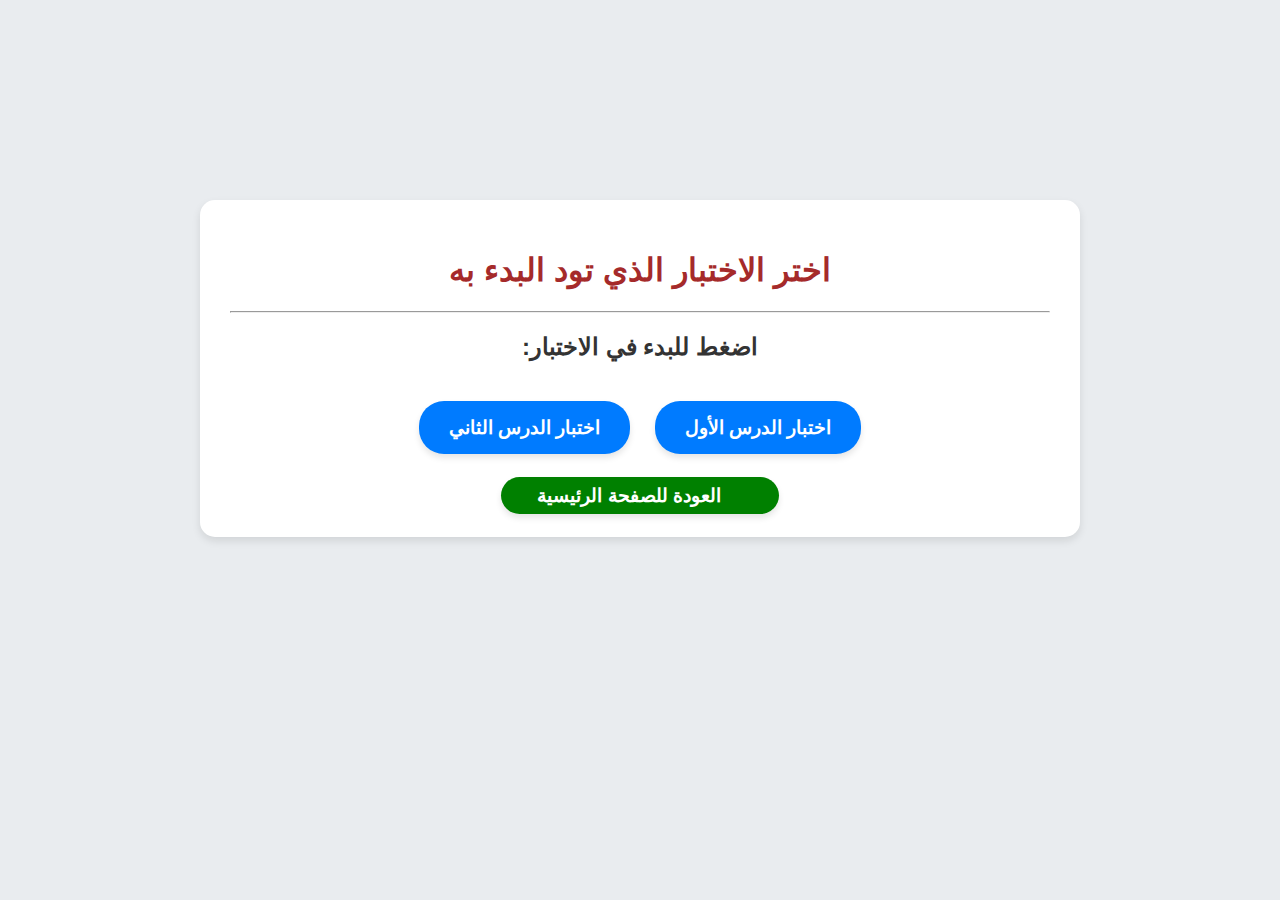
<file: tests.html>
<html>
<head>
    <meta charset="UTF-8">
    <title>test</title>

    <style>
        body {
            font-family: 'Arial', sans-serif;
            font-family: 'Segoe UI', Tahoma, Geneva, Verdana, sans-serif;
            background-color: #e9ecef;
            padding: 20px;
            text-align: center;
            margin: 0;
            padding: 0;
            display: flex;
            justify-content: center; 
            align-items: flex-start; 
            min-height: 100vh;
            direction: rtl;
        }
        .container{
            width: 900px;
            max-width: 95%;
            background-color: white;
            box-shadow: 0 4px 8px rgba(0, 0, 0, 0.1); 
            border-radius: 15px; 
            margin: 200px;
            padding: 30px;
        }
        .back-button{
            padding: 8px 15px;
            background-color: green; 
            color: white;
            text-decoration: none; 
            border-radius: 25px;
            font-size: 1.2em;
            font-weight: bold;
            text-align: center; 
            margin-top: 25px;
            transition: background-color 0.3s ease, transform 0.2s ease;
            box-shadow: 0 4px 6px rgba(0, 0, 0, 0.1);
        }
        .back-button:hover {
            background-color: #5a6268;
            transform: translateY(-2px); 
        }
        .footer-buttons{
            text-align: center;
            margin-top: 20px;
        }
        h1{
            color: brown;
        }
        h2 {
            color: #333;
            margin-bottom: 30px;
        }
        .test-button {
            display: inline-block;
            padding: 15px 30px;
            margin: 10px;
            background-color: #007bff;
            color: white;
            text-decoration: none; 
            border-radius: 25px;
            font-size: 1.2em;
            font-weight: bold;
            transition: background-color 0.3s ease, transform 0.2s ease;
            box-shadow: 0 4px 6px rgba(0, 0, 0, 0.1);
        }
        .test-button:hover {
            background-color: #0056b3; 
            transform: translateY(-2px); 
        }
        
    </style>
</head>
<body dir="rtl">
 <div class="container">
    <h1>اختر الاختبار الذي تود البدء به</h1>
    <hr>
   <h2>اضغط للبدء في الاختبار:</h2>

    <a href="https://wordwall.net/ar/resource/102852021" 
       target="_blank" 
       class="test-button">
        اختبار الدرس الأول
    </a>
    <a href="https://wordwall.net/ar/resource/102853510" 
       target="_blank" 
       class="test-button">
        اختبار الدرس الثاني
    </a>
    <div class="footer-buttons">
    <a href="EduGeo.html" class="back-button">
              العودة للصفحة الرئيسية
    </a>
</div>
</body>
</html>
</file>
